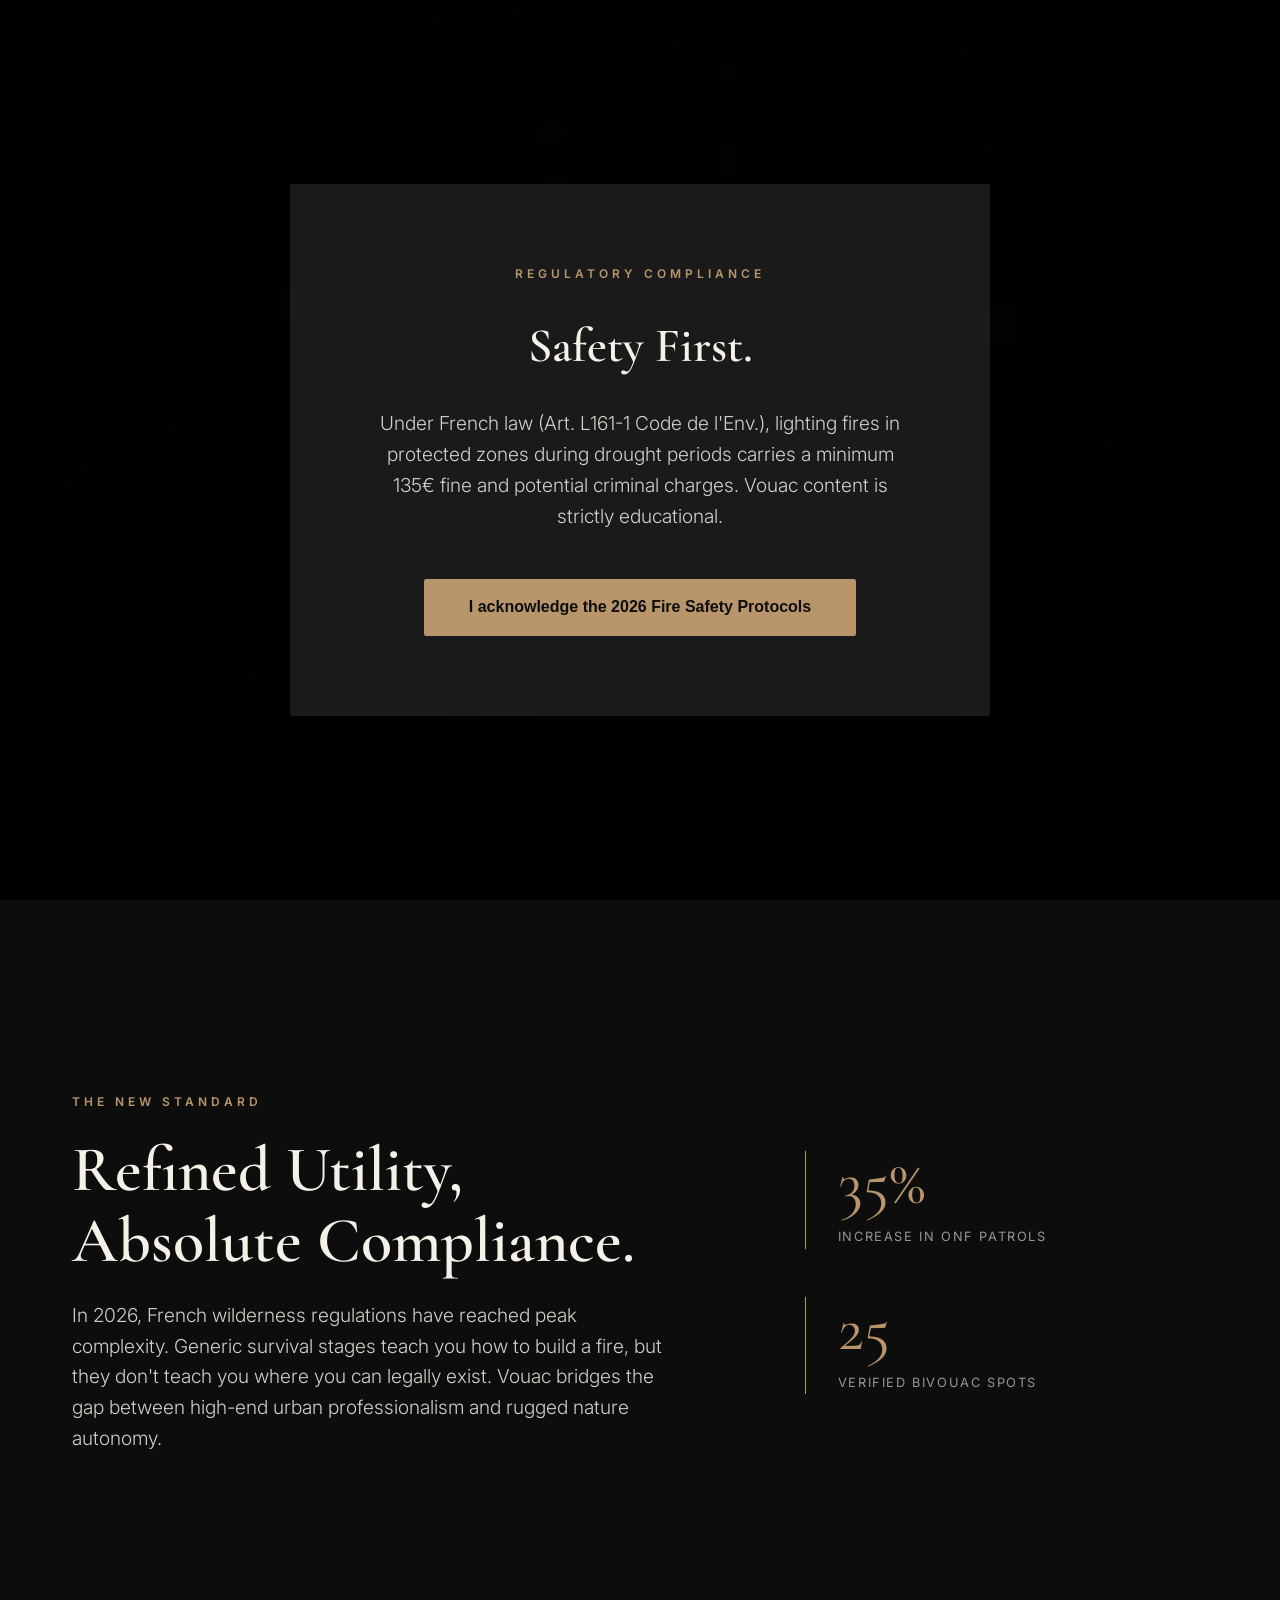
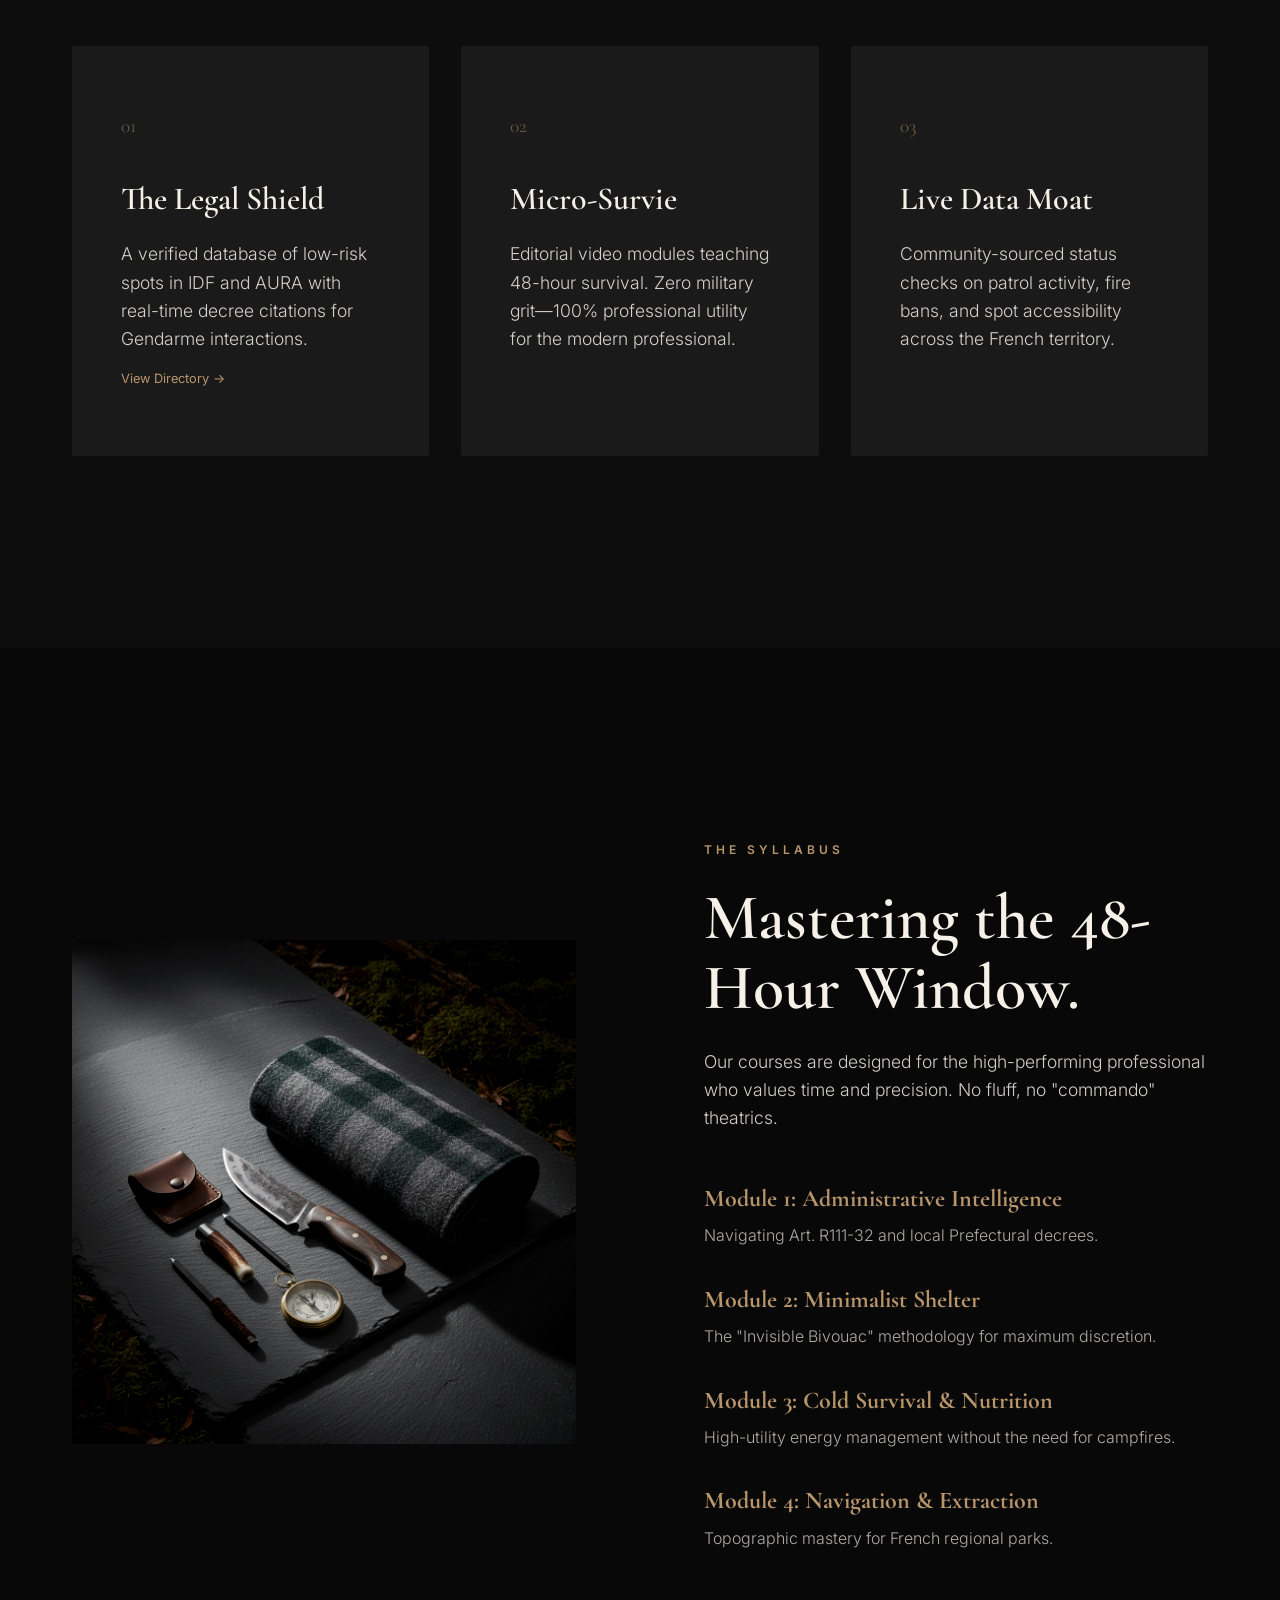
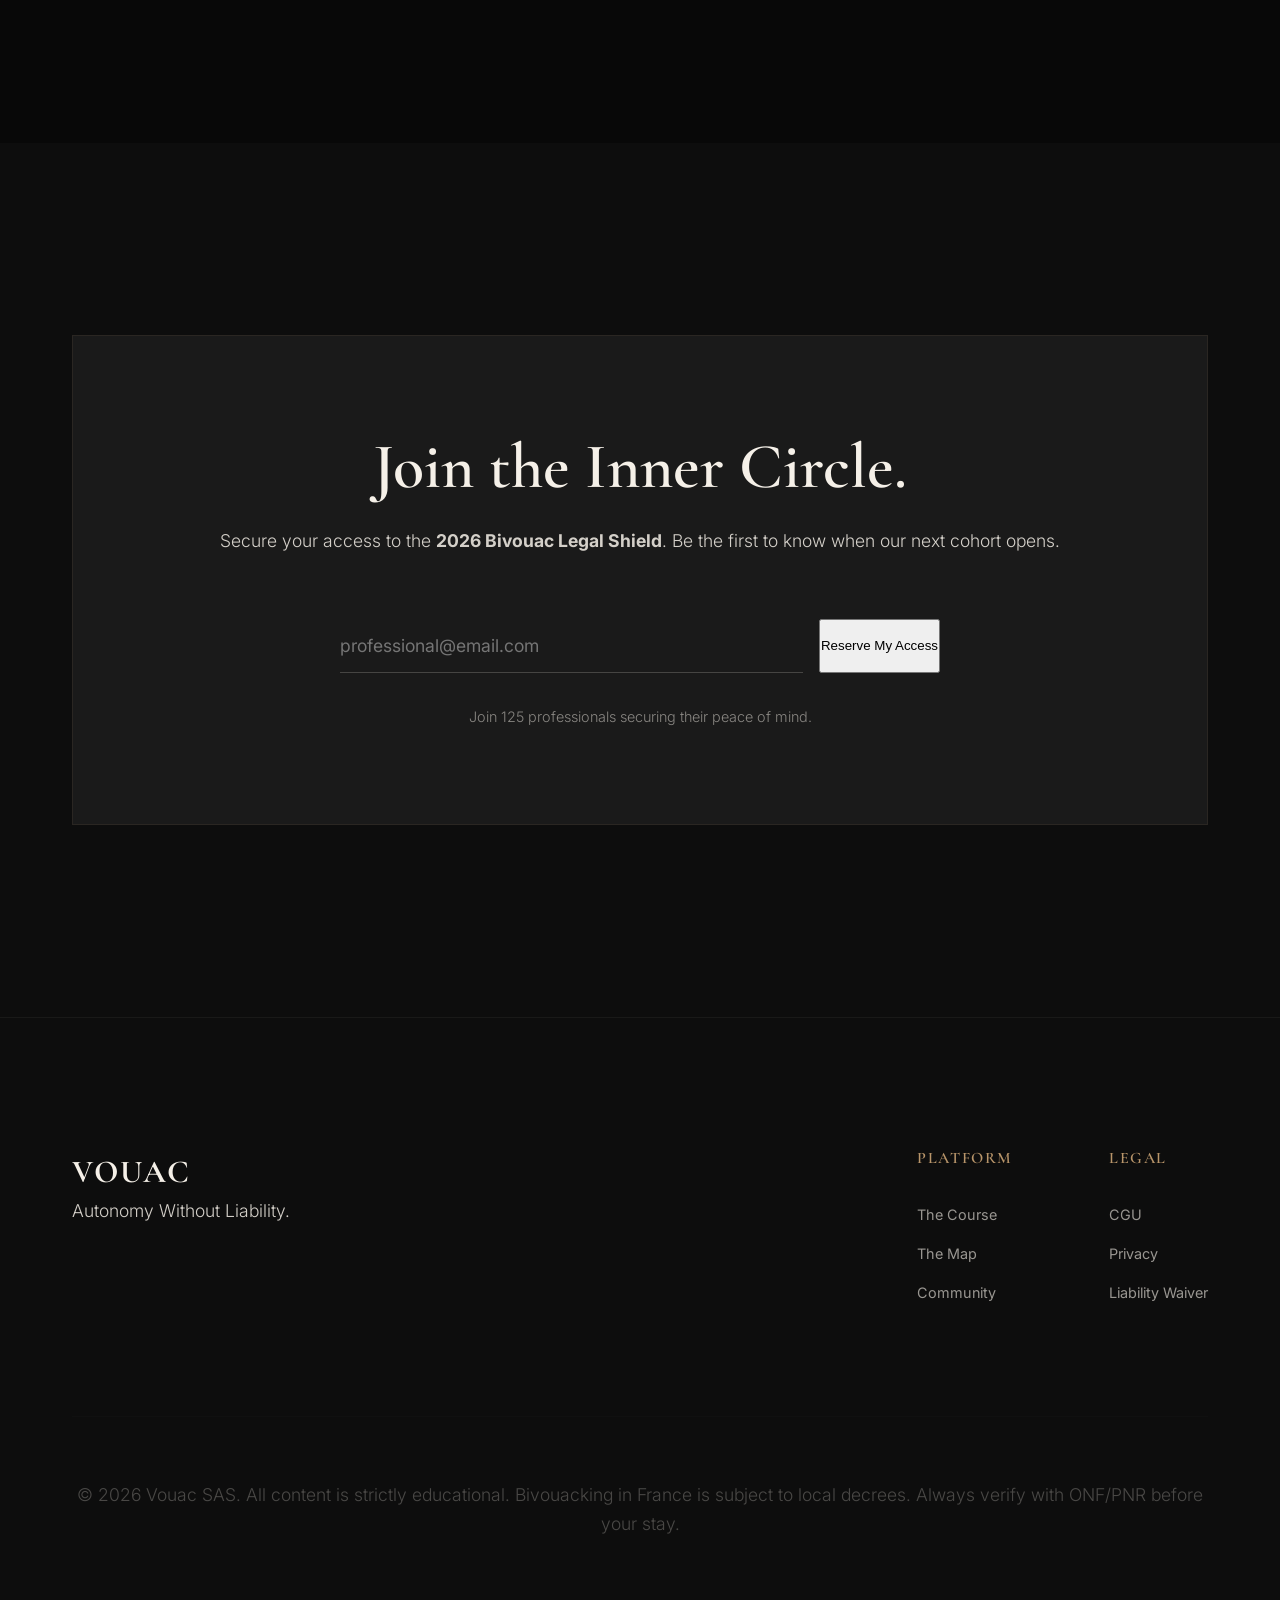
<file: index.html>
<!DOCTYPE html>
<html lang="en">
<head>
    <meta charset="UTF-8">
    <meta name="viewport" content="width=device-width, initial-scale=1.0">
    <title>Vouac | Autonomy Without Liability</title>
    <link rel="preconnect" href="https://fonts.googleapis.com">
    <link rel="preconnect" href="https://fonts.gstatic.com" crossorigin>
    <link href="https://fonts.googleapis.com/css2?family=Cormorant+Garamond:ital,wght@0,400;0,600;0,700;1,400&family=Inter:wght@300;400;600&display=swap" rel="stylesheet">
    <link rel="stylesheet" href="style.css">
</head>
<body>

    <header>
        <nav class="container">
            <div class="logo">VOUAC</div>
            <div class="nav-links">
                <a href="#philosophy">Philosophy</a>
                <a href="#curriculum">Curriculum</a>
                <a href="spots.html">The Directory</a>
                <a href="#waitlist" class="cta-nav">Secure Access</a>
            </div>
        </nav>
    </header>

    <main>
        <!-- Hero Section -->
        <section class="hero">
            <div class="hero-bg" style="background-image: url('images/editorial-photography-of-a-minimalist-bi.png');"></div>
            <div class="hero-overlay"></div>
            <div class="container hero-content">
                <span class="eyebrow">The Intelligence of Bivouacking</span>
                <h1>Autonomy Without Liability.</h1>
                <p class="hero-sub">Vouac is the legal blueprint for wilderness survival in France. Mastering the wild without the 1,500€ fine.</p>
                <div class="hero-actions">
                    <a href="spots.html" class="btn-primary">Explore Verified Spots</a>
                    <a href="#philosophy" class="btn-secondary">Learn Our Philosophy</a>
                </div>
            </div>
        </section>

        <!-- Philosophy Section -->
        <section id="philosophy" class="philosophy">
            <div class="container">
                <div class="split-intro">
                    <div class="intro-text">
                        <span class="eyebrow">The New Standard</span>
                        <h2>Refined Utility, Absolute Compliance.</h2>
                        <p>In 2026, French wilderness regulations have reached peak complexity. Generic survival stages teach you how to build a fire, but they don't teach you where you can legally exist. Vouac bridges the gap between high-end urban professionalism and rugged nature autonomy.</p>
                    </div>
                    <div class="intro-stats">
                        <div class="stat-card">
                            <span class="stat-number">35%</span>
                            <span class="stat-label">Increase in ONF Patrols</span>
                        </div>
                        <div class="stat-card">
                            <span class="stat-number">25</span>
                            <span class="stat-label">Verified Bivouac Spots</span>
                        </div>
                    </div>
                </div>
            </div>
        </section>

        <!-- Feature Grid -->
        <section class="features">
            <div class="container">
                <div class="feature-grid">
                    <div class="feature-card">
                        <div class="card-icon">01</div>
                        <h3>The Legal Shield</h3>
                        <p>A verified database of low-risk spots in IDF and AURA with real-time decree citations for Gendarme interactions.</p>
                        <a href="spots.html" style="color: var(--accent-color); font-size: 0.8rem; text-decoration: none; margin-top: 1rem; display: inline-block;">View Directory &rarr;</a>
                    </div>
                    <div class="feature-card">
                        <div class="card-icon">02</div>
                        <h3>Micro-Survie</h3>
                        <p>Editorial video modules teaching 48-hour survival. Zero military grit—100% professional utility for the modern professional.</p>
                    </div>
                    <div class="feature-card">
                        <div class="card-icon">03</div>
                        <h3>Live Data Moat</h3>
                        <p>Community-sourced status checks on patrol activity, fire bans, and spot accessibility across the French territory.</p>
                    </div>
                </div>
            </div>
        </section>

        <!-- Curriculum Section -->
        <section id="curriculum" class="curriculum">
            <div class="container split-curriculum">
                <div class="curriculum-image">
                    <img src="images/cinematic-editorial-photography-of-a-hig.png" alt="High-end survival gear set">
                </div>
                <div class="curriculum-content">
                    <span class="eyebrow">The Syllabus</span>
                    <h2>Mastering the 48-Hour Window.</h2>
                    <p>Our courses are designed for the high-performing professional who values time and precision. No fluff, no "commando" theatrics.</p>
                    <ul class="curriculum-list">
                        <li>
                            <strong>Module 1: Administrative Intelligence</strong>
                            <span>Navigating Art. R111-32 and local Prefectural decrees.</span>
                        </li>
                        <li>
                            <strong>Module 2: Minimalist Shelter</strong>
                            <span>The "Invisible Bivouac" methodology for maximum discretion.</span>
                        </li>
                        <li>
                            <strong>Module 3: Cold Survival & Nutrition</strong>
                            <span>High-utility energy management without the need for campfires.</span>
                        </li>
                        <li>
                            <strong>Module 4: Navigation & Extraction</strong>
                            <span>Topographic mastery for French regional parks.</span>
                        </li>
                    </ul>
                </div>
            </div>
        </section>

        <!-- Lead Magnet / Waitlist -->
        <section id="shield" class="waitlist-section">
            <div class="container">
                <div class="waitlist-box">
                    <div class="waitlist-header">
                        <h2>Join the Inner Circle.</h2>
                        <p>Secure your access to the <strong>2026 Bivouac Legal Shield</strong>. Be the first to know when our next cohort opens.</p>
                    </div>
                    <div id="waitlist-container">
                        <form id="waitlist-form" class="waitlist-form">
                            <div class="input-group">
                                <input type="email" name="email" placeholder="professional@email.com" required>
                                <button type="submit" id="submit-btn">Reserve My Access</button>
                            </div>
                            <p class="social-proof">Join <span id="signup-count">125</span> professionals securing their peace of mind.</p>
                        </form>
                        <div id="form-response" class="hidden">
                            <p class="success-msg">Access reserved. Your 2026 Legal Shield guide is being prepared.</p>
                        </div>
                    </div>
                </div>
            </div>
        </section>
    </main>

    <footer>
        <div class="container">
            <div class="footer-top">
                <div class="footer-brand">
                    <div class="logo">VOUAC</div>
                    <p>Autonomy Without Liability.</p>
                </div>
                <div class="footer-nav">
                    <div class="footer-column">
                        <h4>Platform</h4>
                        <a href="#curriculum">The Course</a>
                        <a href="spots.html">The Map</a>
                        <a href="#shield">Community</a>
                    </div>
                    <div class="footer-column">
                        <h4>Legal</h4>
                        <a href="#">CGU</a>
                        <a href="#">Privacy</a>
                        <a href="#">Liability Waiver</a>
                    </div>
                </div>
            </div>
            <div class="footer-bottom">
                <p>&copy; 2026 Vouac SAS. All content is strictly educational. Bivouacking in France is subject to local decrees. Always verify with ONF/PNR before your stay.</p>
            </div>
        </div>
    </footer>

    <!-- Mandatory Compliance Modal -->
    <div id="legal-fire-gate" class="modal-overlay hidden">
        <div class="modal-content">
            <span class="eyebrow">Regulatory Compliance</span>
            <h3>Safety First.</h3>
            <p>Under French law (Art. L161-1 Code de l'Env.), lighting fires in protected zones during drought periods carries a minimum 135€ fine and potential criminal charges. Vouac content is strictly educational.</p>
            <button onclick="closeModal()" class="btn-primary">I acknowledge the 2026 Fire Safety Protocols</button>
        </div>
    </div>

    <script src="script.js"></script>
</body>
</html>
</file>
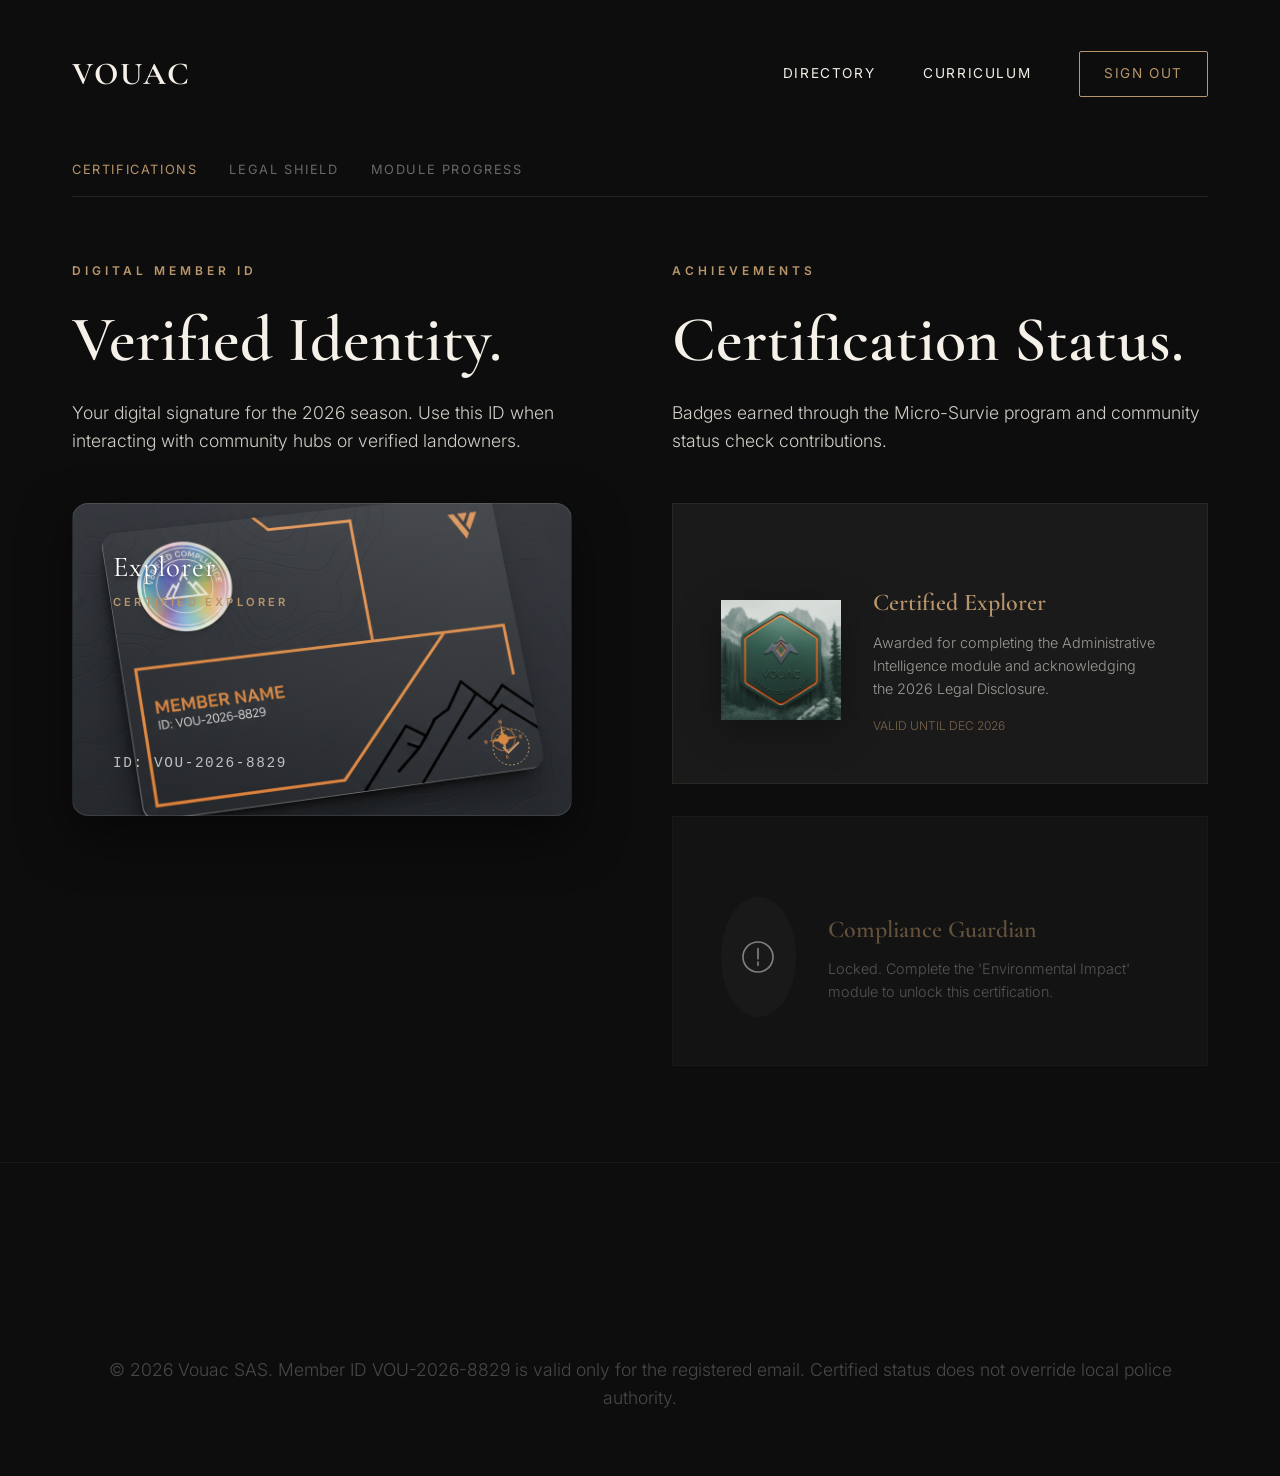
<file: dashboard.html>
<!DOCTYPE html>
<html lang="en">
<head>
    <meta charset="UTF-8">
    <meta name="viewport" content="width=device-width, initial-scale=1.0">
    <title>Member Dashboard | Vouac</title>
    <link rel="preconnect" href="https://fonts.googleapis.com">
    <link rel="preconnect" href="https://fonts.gstatic.com" crossorigin>
    <link href="https://fonts.googleapis.com/css2?family=Cormorant+Garamond:ital,wght@0,400;0,600;0,700;1,400&family=Inter:wght@300;400;600&display=swap" rel="stylesheet">
    <link rel="stylesheet" href="style.css">
    <style>
        .dashboard-container {
            padding: 10rem 0 6rem;
            min-height: 100vh;
        }

        .dashboard-grid {
            display: grid;
            grid-template-columns: 1fr 1fr;
            gap: 4rem;
            align-items: start;
        }

        /* Member ID Card CSS Implementation */
        .id-card-wrap {
            perspective: 1000px;
        }

        .id-card {
            width: 100%;
            max-width: 500px;
            aspect-ratio: 1.6 / 1;
            background: url('images/high-end-digital-membership-card-for-vou.png') no-repeat center center;
            background-size: cover;
            border-radius: 16px;
            position: relative;
            box-shadow: 0 20px 50px rgba(0,0,0,0.5);
            color: #fff;
            padding: 2.5rem;
            display: flex;
            flex-direction: column;
            justify-content: space-between;
            overflow: hidden;
            border: 1px solid rgba(255, 255, 255, 0.1);
            transition: transform 0.6s cubic-bezier(0.16, 1, 0.3, 1);
        }

        .id-card:hover {
            transform: rotateY(5deg) rotateX(2deg);
        }

        .id-card .member-info {
            z-index: 2;
        }

        .id-card .member-name {
            font-family: var(--font-header);
            font-size: 1.8rem;
            letter-spacing: 0.05rem;
            margin-bottom: 0.2rem;
            text-shadow: 0 2px 4px rgba(0,0,0,0.5);
        }

        .id-card .member-status {
            font-size: 0.7rem;
            text-transform: uppercase;
            letter-spacing: 0.2rem;
            color: var(--accent-color);
            font-weight: 600;
        }

        .id-card .card-footer {
            display: flex;
            justify-content: space-between;
            align-items: flex-end;
            z-index: 2;
        }

        .id-card .member-id-num {
            font-family: monospace;
            font-size: 0.9rem;
            opacity: 0.7;
            letter-spacing: 0.1rem;
        }

        /* Badge Styling */
        .certification-section {
            background: var(--card-bg);
            padding: 3rem;
            border: 1px solid rgba(184, 149, 106, 0.1);
        }

        .badge-display {
            display: flex;
            align-items: center;
            gap: 2rem;
            margin-top: 2rem;
        }

        .badge-img {
            width: 120px;
            height: 120px;
            object-fit: contain;
            filter: drop-shadow(0 10px 20px rgba(0,0,0,0.3));
        }

        .badge-details h4 {
            font-family: var(--font-header);
            font-size: 1.5rem;
            color: var(--accent-color);
            margin-bottom: 0.5rem;
        }

        .badge-details p {
            font-size: 0.9rem;
            opacity: 0.6;
        }

        .dashboard-nav {
            margin-bottom: 4rem;
            display: flex;
            gap: 2rem;
            border-bottom: 1px solid rgba(245, 240, 228, 0.1);
            padding-bottom: 1rem;
        }

        .nav-item {
            text-decoration: none;
            color: var(--text-color);
            opacity: 0.4;
            font-size: 0.8rem;
            text-transform: uppercase;
            letter-spacing: 0.1rem;
            transition: var(--transition);
        }

        .nav-item.active {
            opacity: 1;
            color: var(--accent-color);
        }

        @media (max-width: 900px) {
            .dashboard-grid { grid-template-columns: 1fr; }
        }
    </style>
</head>
<body>

    <header>
        <nav class="container">
            <a href="index.html" class="logo">VOUAC</a>
            <div class="nav-links">
                <a href="spots.html">Directory</a>
                <a href="index.html#curriculum">Curriculum</a>
                <a href="index.html" class="cta-nav">Sign Out</a>
            </div>
        </nav>
    </header>

    <main class="dashboard-container">
        <div class="container">
            <div class="dashboard-nav">
                <a href="#" class="nav-item active">Certifications</a>
                <a href="#" class="nav-item">Legal Shield</a>
                <a href="#" class="nav-item">Module Progress</a>
            </div>

            <div class="dashboard-grid">
                <!-- ID Card Section -->
                <div class="id-card-column">
                    <span class="eyebrow">Digital Member ID</span>
                    <h2>Verified Identity.</h2>
                    <p style="margin-bottom: 3rem;">Your digital signature for the 2026 season. Use this ID when interacting with community hubs or verified landowners.</p>
                    
                    <div class="id-card-wrap">
                        <div class="id-card">
                            <div class="member-info">
                                <div class="member-name" id="display-name">Explorer</div>
                                <div class="member-status">Certified Explorer</div>
                            </div>
                            <div class="card-footer">
                                <div class="member-id-num">ID: VOU-2026-8829</div>
                                <div class="verified-seal">
                                    <svg width="40" height="40" viewBox="0 0 40 40" fill="none" xmlns="http://www.w3.org/2000/svg">
                                        <circle cx="20" cy="20" r="18" stroke="#B8956A" stroke-width="1" stroke-dasharray="2 2"/>
                                        <path d="M12 20L17.5 25.5L28 15" stroke="#B8956A" stroke-width="2"/>
                                    </svg>
                                </div>
                            </div>
                        </div>
                    </div>
                </div>

                <!-- Certification Section -->
                <div class="cert-column">
                    <span class="eyebrow">Achievements</span>
                    <h2>Certification Status.</h2>
                    <p style="margin-bottom: 3rem;">Badges earned through the Micro-Survie program and community status check contributions.</p>

                    <div class="certification-section">
                        <div class="badge-display">
                            <img src="images/premium-minimalist-digital-badge-for-vo.png" alt="Vouac Certified Explorer Badge" class="badge-img">
                            <div class="badge-details">
                                <h4>Certified Explorer</h4>
                                <p>Awarded for completing the Administrative Intelligence module and acknowledging the 2026 Legal Disclosure.</p>
                                <p style="margin-top: 1rem; color: var(--accent-color); font-size: 0.75rem;">VALID UNTIL DEC 2026</p>
                            </div>
                        </div>
                    </div>

                    <div class="certification-section" style="margin-top: 2rem; opacity: 0.5;">
                        <div class="badge-display">
                            <div style="width: 120px; height: 120px; background: rgba(255,255,255,0.05); border-radius: 50%; display: flex; align-items: center; justify-content: center;">
                                <svg width="40" height="40" viewBox="0 0 24 24" fill="none" stroke="currentColor" stroke-width="1">
                                    <path d="M12 15V17M12 7V13M12 21C16.9706 21 21 16.9706 21 12C21 7.02944 16.9706 3 12 3C7.02944 3 3 7.02944 3 12C3 16.9706 7.02944 21 12 21Z" stroke-linecap="round" stroke-linejoin="round"/>
                                </svg>
                            </div>
                            <div class="badge-details">
                                <h4>Compliance Guardian</h4>
                                <p>Locked. Complete the 'Environmental Impact' module to unlock this certification.</p>
                            </div>
                        </div>
                    </div>
                </div>
            </div>
        </div>
    </main>

    <footer>
        <div class="container">
            <div class="footer-bottom">
                <p>&copy; 2026 Vouac SAS. Member ID VOU-2026-8829 is valid only for the registered email. Certified status does not override local police authority.</p>
            </div>
        </div>
    </footer>

    <script>
        // Simple name retrieval from localStorage
        document.addEventListener('DOMContentLoaded', () => {
            const storedEmail = localStorage.getItem('vouac_member_email');
            if (storedEmail) {
                const namePart = storedEmail.split('@')[0];
                document.getElementById('display-name').textContent = namePart.charAt(0).toUpperCase() + namePart.slice(1);
            }
        });
    </script>
</body>
</html>
</file>
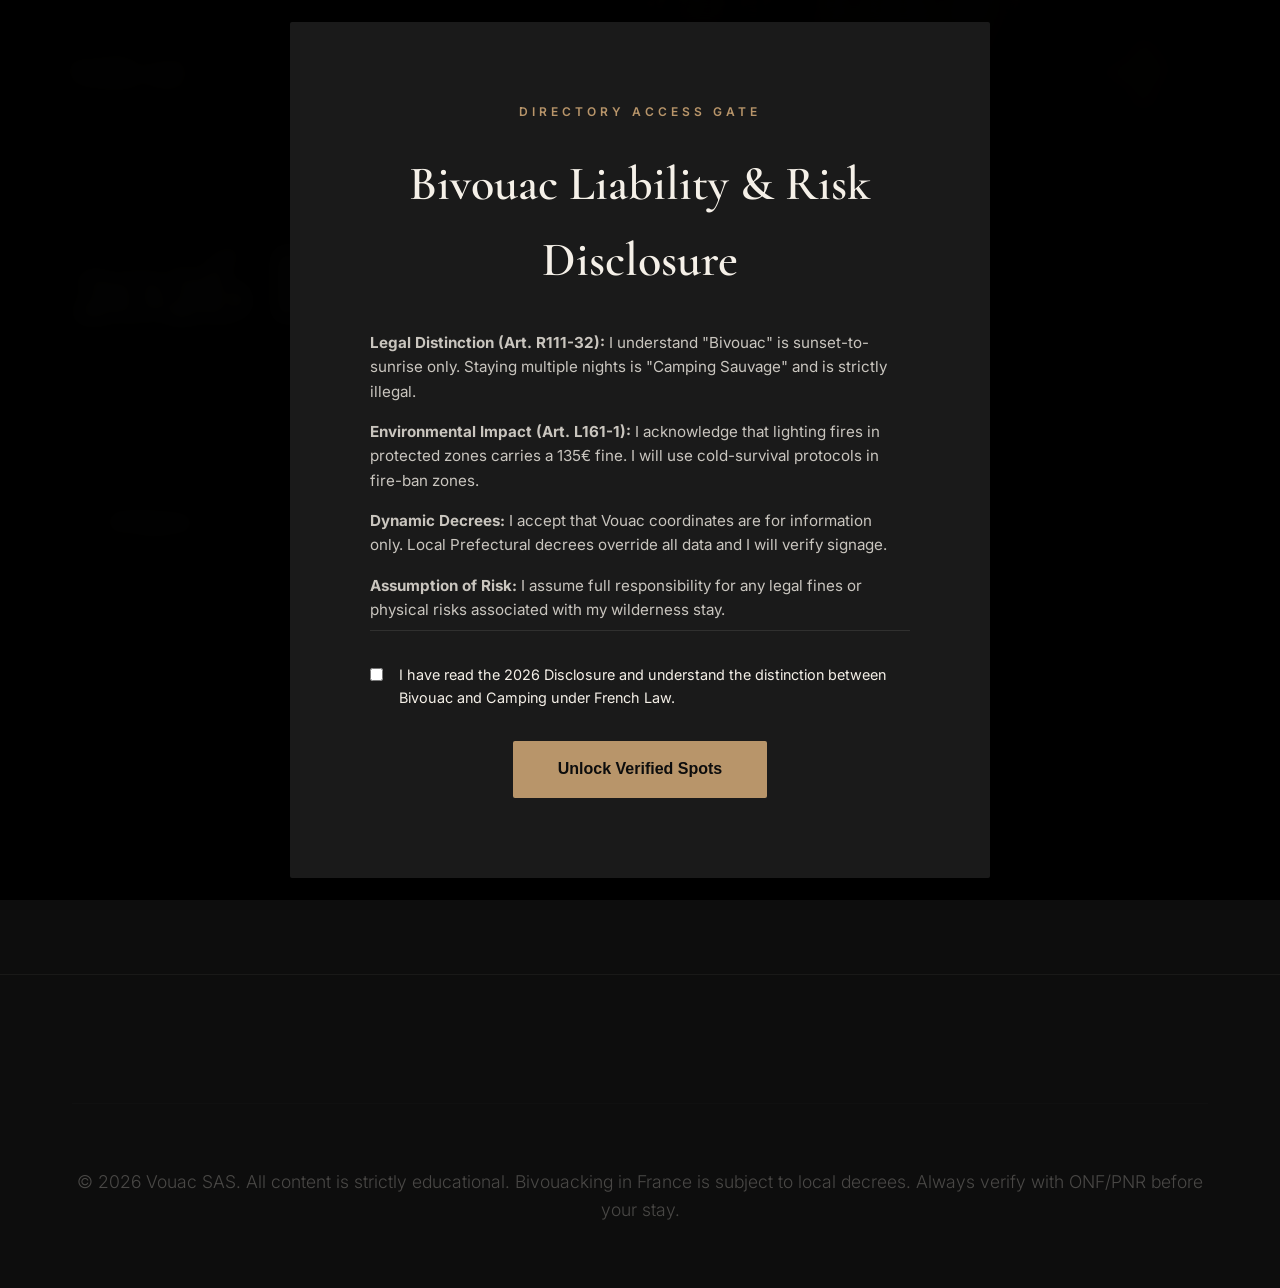
<file: spots.html>
<!DOCTYPE html>
<html lang="en">
<head>
    <meta charset="UTF-8">
    <meta name="viewport" content="width=device-width, initial-scale=1.0">
    <title>Verified Bivouac Spots | Vouac</title>
    <link rel="preconnect" href="https://fonts.googleapis.com">
    <link rel="preconnect" href="https://fonts.gstatic.com" crossorigin>
    <link href="https://fonts.googleapis.com/css2?family=Cormorant+Garamond:ital,wght@0,400;0,600;0,700;1,400&family=Inter:wght@300;400;600&display=swap" rel="stylesheet">
    <link rel="stylesheet" href="style.css">
    <style>
        .spots-hero {
            padding: 12rem 0 6rem;
            position: relative;
            background-size: cover;
            background-position: center;
            border-bottom: 1px solid rgba(184, 149, 106, 0.1);
        }
        .spots-hero::before {
            content: '';
            position: absolute;
            top: 0; left: 0; width: 100%; height: 100%;
            background: linear-gradient(180deg, rgba(13,13,13,0.8) 0%, rgba(13,13,13,1) 100%);
            z-index: 1;
        }
        .spots-hero .container {
            position: relative;
            z-index: 2;
        }
        
        .filter-bar {
            background: var(--card-bg);
            padding: 2rem;
            margin-top: -3rem;
            position: relative;
            z-index: 10;
            border: 1px solid rgba(184, 149, 106, 0.1);
            display: flex;
            gap: 2rem;
            align-items: center;
            flex-wrap: wrap;
        }
        .filter-group {
            display: flex;
            flex-direction: column;
            gap: 0.5rem;
        }
        .filter-group label {
            font-size: 0.7rem;
            text-transform: uppercase;
            letter-spacing: 0.1rem;
            opacity: 0.5;
        }
        .filter-group select {
            background: transparent;
            border: none;
            border-bottom: 1px solid rgba(245, 240, 228, 0.2);
            color: var(--text-color);
            padding: 0.5rem 0;
            font-family: var(--font-body);
            font-size: 1rem;
            outline: none;
            cursor: pointer;
            min-width: 150px;
        }
        .filter-group select option {
            background: var(--bg-color);
            color: var(--text-color);
        }

        .spots-grid {
            display: grid;
            grid-template-columns: repeat(auto-fill, minmax(350px, 1fr));
            gap: 2rem;
            padding: 6rem 0;
            min-height: 400px;
        }
        .spot-card {
            background: var(--card-bg);
            padding: 2.5rem;
            border: 1px solid rgba(245, 240, 228, 0.05);
            transition: var(--transition);
            display: flex;
            flex-direction: column;
        }
        .spot-card:hover {
            border-color: var(--accent-color);
            transform: translateY(-5px);
        }
        .spot-tag {
            display: inline-block;
            padding: 0.3rem 0.8rem;
            font-size: 0.7rem;
            background: rgba(184, 149, 106, 0.1);
            color: var(--accent-color);
            margin-bottom: 1.5rem;
            text-transform: uppercase;
            letter-spacing: 0.1rem;
            align-self: flex-start;
        }
        .risk-very-low { border-left: 3px solid #4CAF50; }
        .risk-low { border-left: 3px solid #8BC34A; }
        .risk-medium { border-left: 3px solid #FFC107; }
        .risk-high { border-left: 3px solid #F44336; }
        
        .spot-meta {
            margin-top: auto;
            padding-top: 1.5rem;
            font-size: 0.9rem;
            display: flex;
            justify-content: space-between;
            align-items: center;
        }
        .risk-indicator {
            opacity: 0.6;
            font-size: 0.8rem;
        }
        .spot-coords {
            font-family: monospace;
            color: var(--accent-color);
            font-size: 0.8rem;
        }
        .source-link {
            display: inline-block;
            margin-top: 1rem;
            font-size: 0.8rem;
            color: var(--accent-color);
            text-decoration: none;
            opacity: 0.7;
        }
        .source-link:hover {
            opacity: 1;
        }

        .loader {
            grid-column: 1 / -1;
            text-align: center;
            padding: 4rem;
            font-family: var(--font-header);
            font-size: 1.5rem;
            opacity: 0.5;
        }
        .no-results {
            grid-column: 1 / -1;
            text-align: center;
            padding: 4rem;
            opacity: 0.5;
        }

        /* Terms Modal specific styling */
        .terms-list {
            text-align: left;
            margin: 2rem 0;
            font-size: 0.95rem;
            max-height: 300px;
            overflow-y: auto;
            padding-right: 1rem;
            border-bottom: 1px solid rgba(245, 240, 228, 0.1);
        }
        .terms-list li {
            margin-bottom: 1rem;
            opacity: 0.8;
        }
        .checkbox-group {
            display: flex;
            align-items: flex-start;
            gap: 1rem;
            text-align: left;
            margin-bottom: 2rem;
        }
        .checkbox-group input {
            margin-top: 0.3rem;
            cursor: pointer;
        }
        .checkbox-group label {
            font-size: 0.9rem;
            cursor: pointer;
        }
    </style>
</head>
<body>

    <header>
        <nav class="container">
            <a href="index.html" class="logo">VOUAC</a>
            <div class="nav-links">
                <a href="index.html#philosophy">Philosophy</a>
                <a href="index.html#curriculum">Curriculum</a>
                <a href="index.html#shield">Legal Shield</a>
                <a href="index.html#waitlist" class="cta-nav">Join Community</a>
            </div>
        </nav>
    </header>

    <main>
        <section class="spots-hero" style="background-image: url('images/cinematic-wide-angle-editorial-photograp.png');">
            <div class="container">
                <span class="eyebrow">Verified Intelligence</span>
                <h1>2026 Bivouac Directory.</h1>
                <p>Authorized spots in IDF, AURA, and Nouvelle-Aquitaine, cross-referenced with active 2026 decrees.</p>
            </div>
        </section>

        <section class="container">
            <div class="filter-bar">
                <div class="filter-group">
                    <label>Region</label>
                    <select id="region-filter">
                        <option value="all">All Regions</option>
                        <option value="IDF">Ile-de-France</option>
                        <option value="AURA">Auvergne-Rhône-Alpes</option>
                        <option value="Bordeaux">Bordeaux / N. Aquitaine</option>
                    </select>
                </div>
                <div class="filter-group">
                    <label>Risk Level</label>
                    <select id="risk-filter">
                        <option value="all">All Risks</option>
                        <option value="Very Low">Very Low</option>
                        <option value="Low">Low</option>
                        <option value="Medium">Medium</option>
                        <option value="High">High</option>
                    </select>
                </div>
            </div>

            <div id="spots-grid" class="spots-grid">
                <div id="spots-loader" class="loader">Accessing legal database...</div>
            </div>
        </section>
    </main>

    <footer>
        <div class="container">
            <div class="footer-bottom">
                <p>&copy; 2026 Vouac SAS. All content is strictly educational. Bivouacking in France is subject to local decrees. Always verify with ONF/PNR before your stay.</p>
            </div>
        </div>
    </footer>

    <!-- Mandatory Directory Access Modal -->
    <div id="spots-access-modal" class="modal-overlay">
        <div class="modal-content">
            <span class="eyebrow">Directory Access Gate</span>
            <h3>Bivouac Liability & Risk Disclosure</h3>
            
            <div class="terms-list">
                <ul>
                    <li><strong>Legal Distinction (Art. R111-32):</strong> I understand "Bivouac" is sunset-to-sunrise only. Staying multiple nights is "Camping Sauvage" and is strictly illegal.</li>
                    <li><strong>Environmental Impact (Art. L161-1):</strong> I acknowledge that lighting fires in protected zones carries a 135€ fine. I will use cold-survival protocols in fire-ban zones.</li>
                    <li><strong>Dynamic Decrees:</strong> I accept that Vouac coordinates are for information only. Local Prefectural decrees override all data and I will verify signage.</li>
                    <li><strong>Assumption of Risk:</strong> I assume full responsibility for any legal fines or physical risks associated with my wilderness stay.</li>
                </ul>
            </div>

            <div class="checkbox-group">
                <input type="checkbox" id="accept-terms">
                <label for="accept-terms">I have read the 2026 Disclosure and understand the distinction between Bivouac and Camping under French Law.</label>
            </div>

            <button id="access-btn" class="btn-primary" disabled>Unlock Verified Spots</button>
        </div>
    </div>

    <script src="spots.js"></script>
</body>
</html>
</file>
<file: style.css>
:root {
    --bg-color: #0D0D0D;
    --text-color: #F5F0E8;
    --accent-color: #B8956A;
    --card-bg: #1A1A1A;
    --font-header: 'Cormorant Garamond', serif;
    --font-body: 'Inter', sans-serif;
    --transition: all 0.4s cubic-bezier(0.16, 1, 0.3, 1);
}

* {
    margin: 0;
    padding: 0;
    box-sizing: border-box;
}

html {
    scroll-behavior: smooth;
}

body {
    background-color: var(--bg-color);
    color: var(--text-color);
    font-family: var(--font-body);
    line-height: 1.6;
    overflow-x: hidden;
    -webkit-font-smoothing: antialiased;
}

.container {
    max-width: 1200px;
    margin: 0 auto;
    padding: 0 2rem;
}

.hidden {
    display: none !important;
}

/* Typography */
h1, h2, h3, h4 {
    font-family: var(--font-header);
    font-weight: 600;
}

h1 {
    font-size: clamp(3.5rem, 10vw, 6.5rem);
    line-height: 0.95;
    margin-bottom: 2rem;
    letter-spacing: -0.02em;
}

h2 {
    font-size: clamp(2.5rem, 6vw, 4rem);
    line-height: 1.1;
    margin-bottom: 1.5rem;
}

h3 {
    font-size: 2rem;
    margin-bottom: 1rem;
}

p {
    font-weight: 300;
    font-size: 1.1rem;
    opacity: 0.85;
}

.eyebrow {
    font-family: var(--font-body);
    text-transform: uppercase;
    letter-spacing: 0.25rem;
    font-size: 0.75rem;
    font-weight: 600;
    color: var(--accent-color);
    margin-bottom: 1.5rem;
    display: block;
}

/* Header & Nav */
header {
    position: absolute;
    top: 0;
    width: 100%;
    z-index: 100;
    padding: 3rem 0;
}

nav {
    display: flex;
    justify-content: space-between;
    align-items: center;
}

.logo {
    font-family: var(--font-header);
    font-size: 2rem;
    font-weight: 700;
    letter-spacing: 0.1rem;
    color: var(--text-color);
    text-decoration: none;
}

.nav-links {
    display: flex;
    gap: 3rem;
    align-items: center;
}

.nav-links a {
    color: var(--text-color);
    text-decoration: none;
    font-size: 0.85rem;
    font-weight: 400;
    text-transform: uppercase;
    letter-spacing: 0.1rem;
    transition: var(--transition);
}

.nav-links a:hover {
    color: var(--accent-color);
}

.cta-nav {
    border: 1px solid var(--accent-color);
    padding: 0.7rem 1.5rem;
    color: var(--accent-color) !important;
    border-radius: 2px;
}

.cta-nav:hover {
    background: var(--accent-color);
    color: var(--bg-color) !important;
}

/* Buttons */
.btn-primary {
    background-color: var(--accent-color);
    color: var(--bg-color);
    padding: 1.2rem 2.8rem;
    text-decoration: none;
    font-weight: 600;
    font-size: 1rem;
    border-radius: 2px;
    transition: var(--transition);
    display: inline-block;
    border: none;
    cursor: pointer;
}

.btn-primary:hover {
    box-shadow: 0 0 40px rgba(184, 149, 106, 0.25);
    transform: translateY(-3px);
}

.btn-secondary {
    background: transparent;
    border: 1px solid rgba(245, 240, 228, 0.2);
    color: var(--text-color);
    padding: 1.2rem 2.8rem;
    text-decoration: none;
    font-weight: 400;
    font-size: 1rem;
    border-radius: 2px;
    margin-left: 1.5rem;
    transition: var(--transition);
    display: inline-block;
}

.btn-secondary:hover {
    border-color: var(--accent-color);
}

/* Hero Section */
.hero {
    height: 100vh;
    min-height: 800px;
    position: relative;
    display: flex;
    align-items: center;
    overflow: hidden;
    text-align: center;
}

.hero-bg {
    position: absolute;
    top: 0;
    left: 0;
    width: 100%;
    height: 100%;
    background-size: cover;
    background-position: center;
    filter: brightness(0.5) scale(1.05);
}

.hero-overlay {
    position: absolute;
    top: 0;
    left: 0;
    width: 100%;
    height: 100%;
    background: radial-gradient(circle, rgba(13,13,13,0.2) 0%, rgba(13,13,13,0.9) 100%);
}

.hero-content {
    position: relative;
    z-index: 10;
}

.hero-sub {
    max-width: 700px;
    margin: 0 auto 3rem;
    font-size: 1.4rem;
    font-weight: 300;
}

/* Philosophy */
.philosophy {
    padding: 12rem 0;
    background-color: var(--bg-color);
}

.split-intro {
    display: grid;
    grid-template-columns: 1.2fr 0.8fr;
    gap: 8rem;
    align-items: center;
}

.intro-text p {
    font-size: 1.2rem;
    max-width: 600px;
}

.intro-stats {
    display: flex;
    flex-direction: column;
    gap: 3rem;
}

.stat-card {
    border-left: 1px solid var(--accent-color);
    padding-left: 2rem;
}

.stat-number {
    display: block;
    font-family: var(--font-header);
    font-size: 4rem;
    line-height: 1;
    color: var(--accent-color);
    margin-bottom: 0.5rem;
}

.stat-label {
    text-transform: uppercase;
    letter-spacing: 0.1rem;
    font-size: 0.8rem;
    opacity: 0.6;
}

/* Features */
.features {
    padding-bottom: 12rem;
}

.feature-grid {
    display: grid;
    grid-template-columns: repeat(3, 1fr);
    gap: 2rem;
}

.feature-card {
    background-color: var(--card-bg);
    padding: 4rem 3rem;
    border-radius: 2px;
    transition: var(--transition);
    border: 1px solid transparent;
}

.feature-card:hover {
    border-color: rgba(184, 149, 106, 0.2);
    transform: translateY(-10px);
}

.card-icon {
    font-family: var(--font-header);
    font-size: 1.2rem;
    color: var(--accent-color);
    margin-bottom: 2rem;
    opacity: 0.5;
}

/* Curriculum */
.curriculum {
    padding: 12rem 0;
    background-color: #080808;
}

.split-curriculum {
    display: grid;
    grid-template-columns: 1fr 1fr;
    gap: 8rem;
    align-items: center;
}

.curriculum-image img {
    width: 100%;
    height: auto;
    border-radius: 2px;
    filter: grayscale(0.2) contrast(1.1);
}

.curriculum-list {
    list-style: none;
    margin-top: 3rem;
    display: flex;
    flex-direction: column;
    gap: 2rem;
}

.curriculum-list li {
    display: flex;
    flex-direction: column;
}

.curriculum-list li strong {
    font-family: var(--font-header);
    font-size: 1.5rem;
    color: var(--accent-color);
    margin-bottom: 0.3rem;
}

.curriculum-list li span {
    font-size: 1rem;
    font-weight: 300;
    opacity: 0.7;
}

/* Waitlist Section */
.waitlist-section {
    padding: 12rem 0;
    background-color: var(--bg-color);
}

.waitlist-box {
    background-color: var(--card-bg);
    padding: 6rem;
    text-align: center;
    border: 1px solid rgba(184, 149, 106, 0.1);
}

.waitlist-header {
    margin-bottom: 4rem;
}

.waitlist-form {
    max-width: 600px;
    margin: 0 auto;
}

.input-group {
    display: flex;
    gap: 1rem;
    margin-bottom: 2rem;
}

.input-group input {
    flex: 1;
    background: transparent;
    border: none;
    border-bottom: 1px solid rgba(245, 240, 228, 0.2);
    padding: 1rem 0;
    color: var(--text-color);
    font-family: var(--font-body);
    font-size: 1.1rem;
    outline: none;
    transition: var(--transition);
}

.input-group input:focus {
    border-color: var(--accent-color);
}

.social-proof {
    font-size: 0.9rem;
    opacity: 0.5;
}

.success-msg {
    font-family: var(--font-header);
    font-size: 2.5rem;
    color: var(--accent-color);
}

/* Modal */
.modal-overlay {
    position: fixed;
    top: 0;
    left: 0;
    width: 100%;
    height: 100%;
    background: rgba(0,0,0,0.98);
    z-index: 1000;
    display: flex;
    align-items: center;
    justify-content: center;
    backdrop-filter: blur(10px);
}

.modal-content {
    background: var(--card-bg);
    padding: 5rem;
    max-width: 700px;
    text-align: center;
    border-radius: 2px;
}

.modal-content h3 {
    font-size: 3rem;
    margin-bottom: 1.5rem;
}

.modal-content p {
    margin-bottom: 3rem;
    font-size: 1.2rem;
}

/* Risk Levels */
.risk-very-low { border-left: 3px solid #4CAF50 !important; }
.risk-low { border-left: 3px solid #8BC34A !important; }
.risk-medium { border-left: 3px solid #FFC107 !important; }
.risk-high { border-left: 3px solid #F44336 !important; }

/* Footer */
footer {
    padding: 8rem 0 4rem;
    border-top: 1px solid rgba(245, 240, 228, 0.05);
}

.footer-top {
    display: flex;
    justify-content: space-between;
    margin-bottom: 6rem;
}

.footer-nav {
    display: flex;
    gap: 6rem;
}

.footer-column h4 {
    color: var(--accent-color);
    margin-bottom: 2rem;
    font-size: 1rem;
    text-transform: uppercase;
    letter-spacing: 0.1rem;
}

.footer-column a {
    display: block;
    color: var(--text-color);
    text-decoration: none;
    margin-bottom: 1rem;
    font-size: 0.9rem;
    opacity: 0.6;
    transition: var(--transition);
}

.footer-column a:hover {
    opacity: 1;
    color: var(--accent-color);
}

.footer-bottom {
    text-align: center;
    opacity: 0.3;
    font-size: 0.8rem;
    padding-top: 4rem;
    border-top: 1px solid rgba(245, 240, 228, 0.05);
}

/* Responsive */
@media (max-width: 1024px) {
    .feature-grid { grid-template-columns: 1fr; }
    .split-intro, .split-curriculum { grid-template-columns: 1fr; gap: 4rem; }
    .hero h1 { font-size: 4rem; }
    .waitlist-box { padding: 4rem 2rem; }
}

@media (max-width: 768px) {
    .nav-links { display: none; }
    .input-group { flex-direction: column; }
    .btn-secondary { margin-left: 0; margin-top: 1rem; }
    .footer-top { flex-direction: column; gap: 4rem; }
}
</file>
